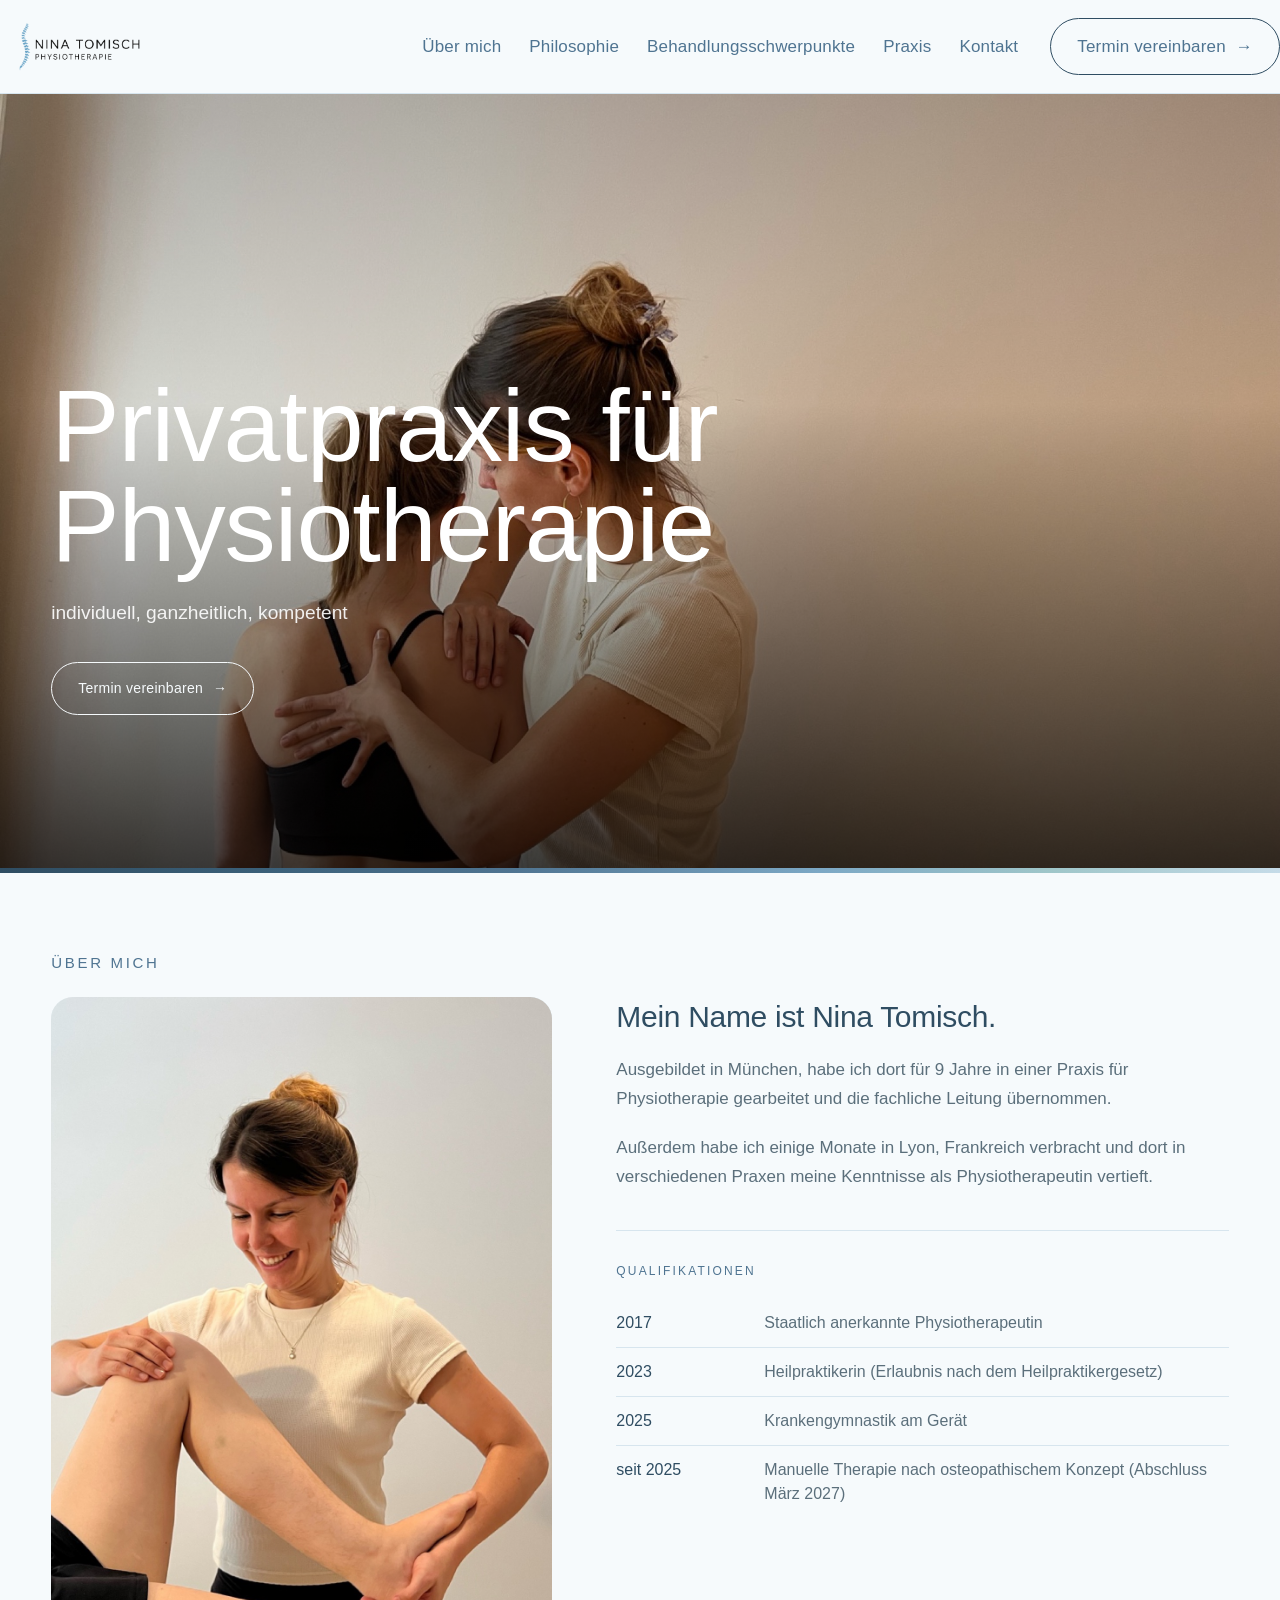
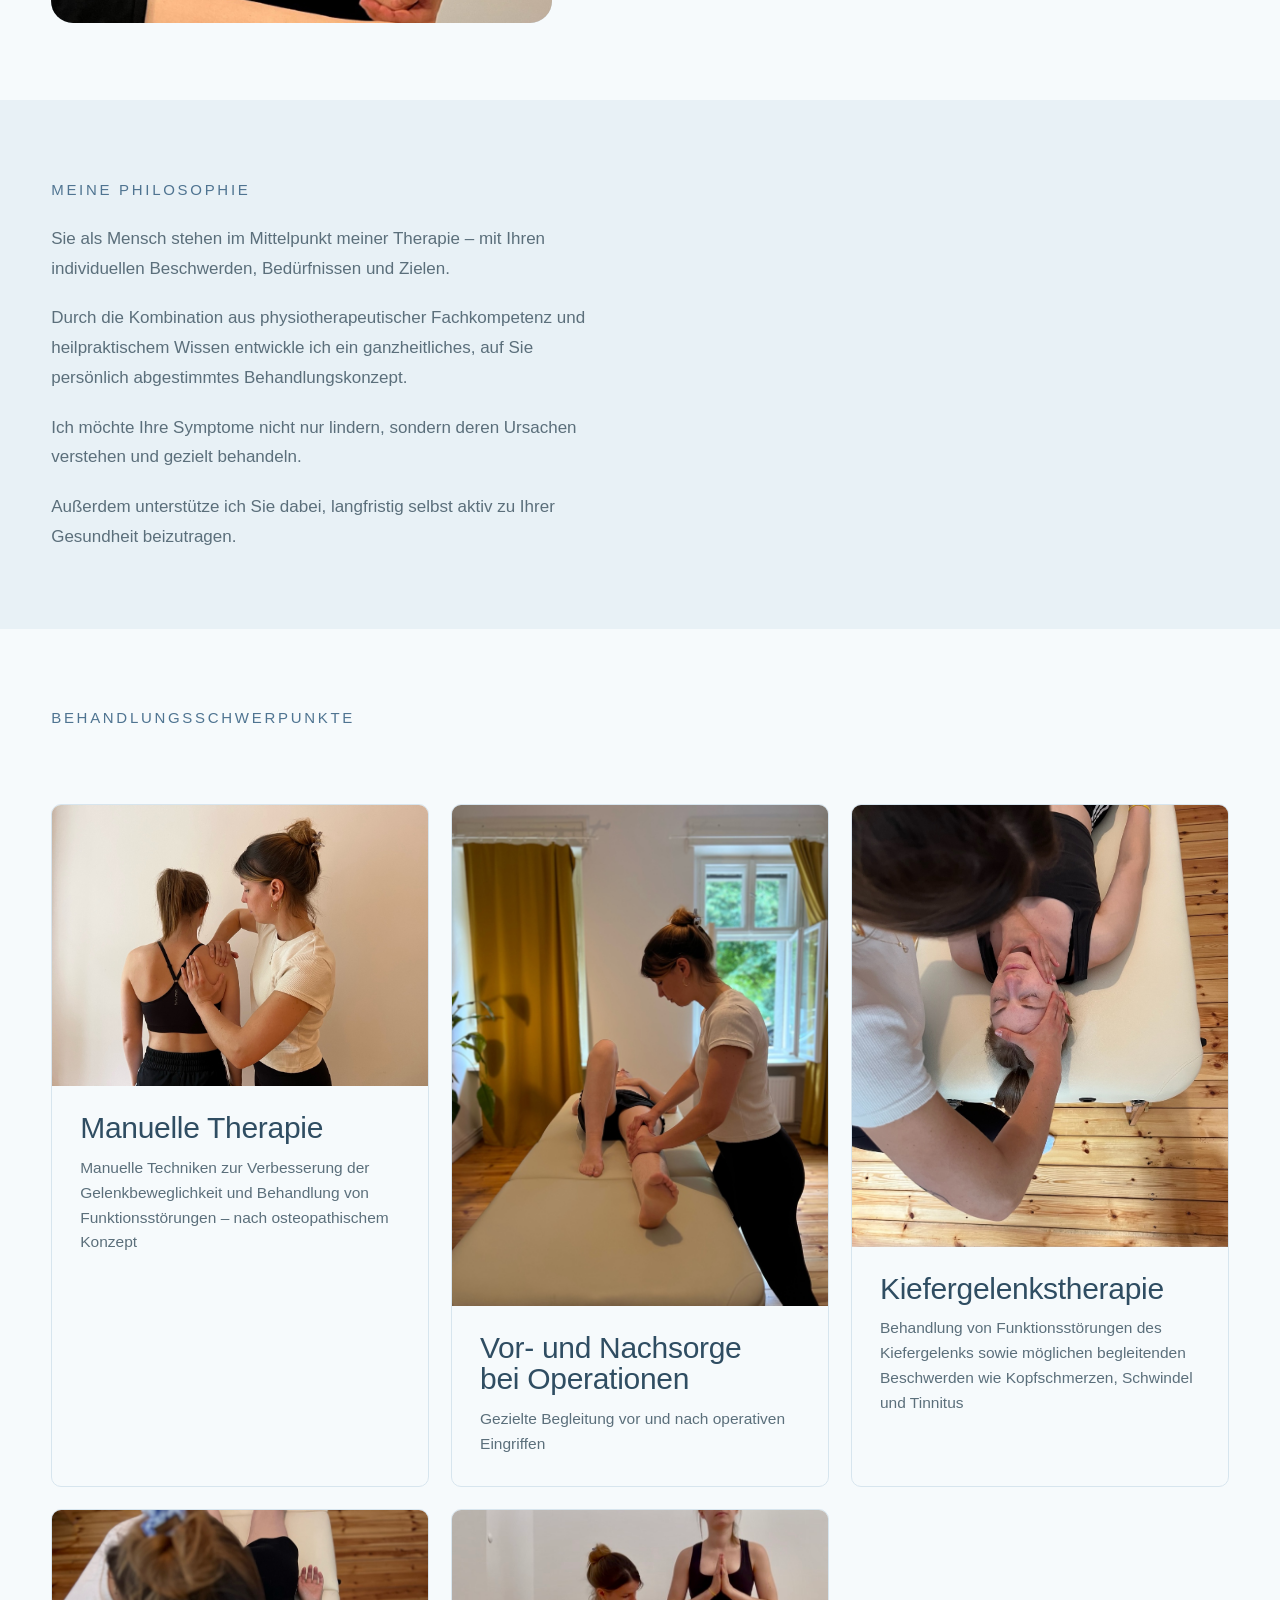
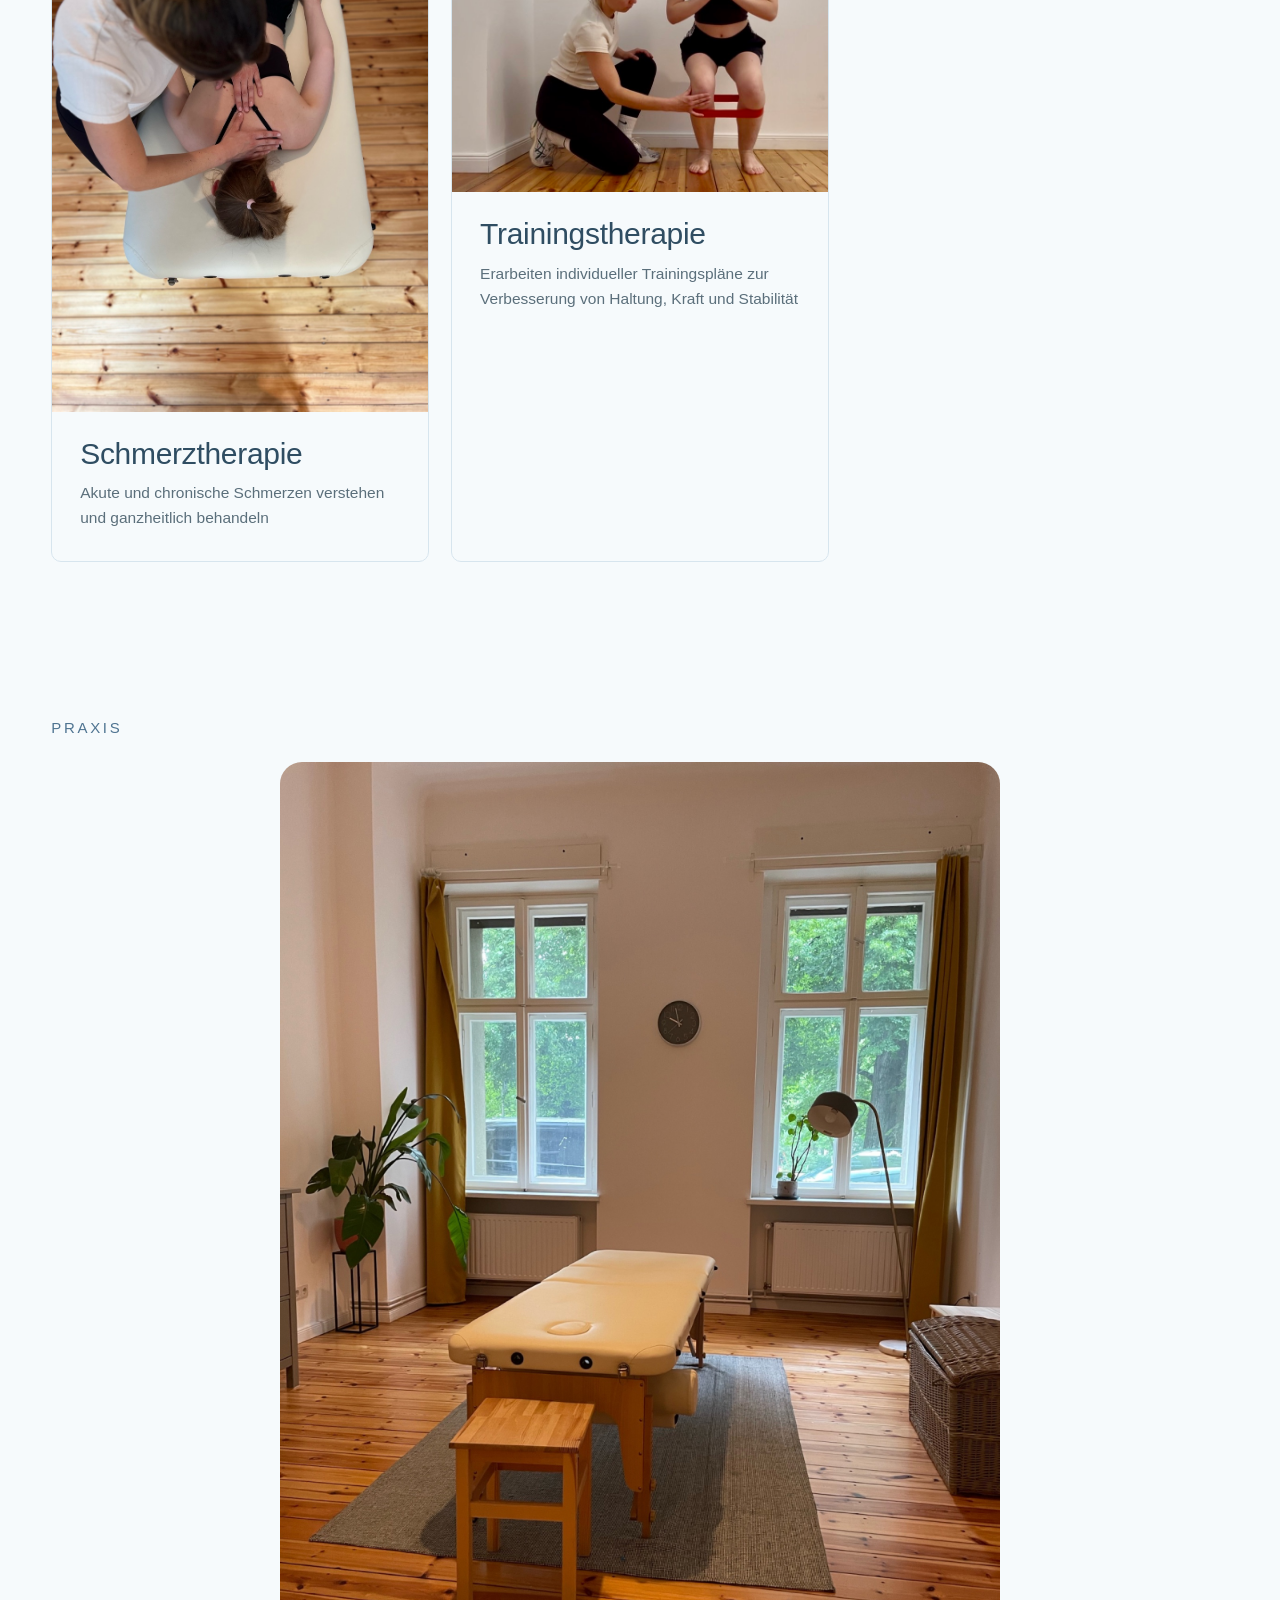
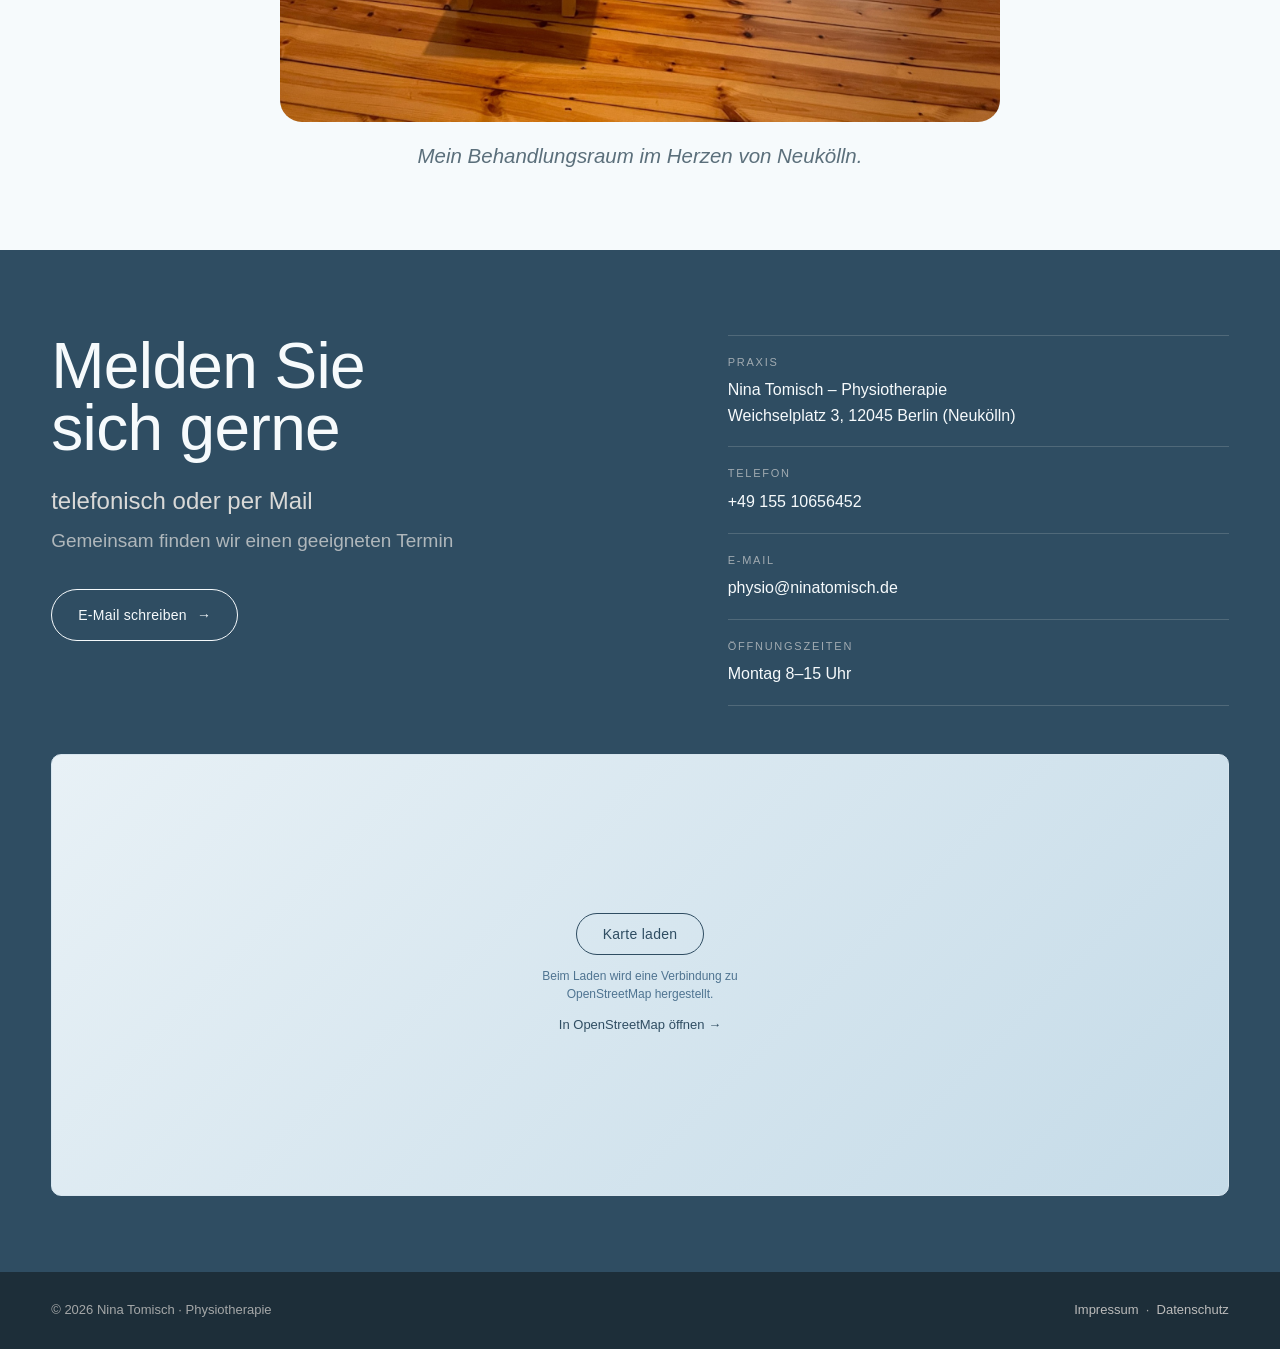
<file: index.html>
<!DOCTYPE html>
<html lang="de">
<head>
  <meta charset="utf-8">
  <meta name="viewport" content="width=device-width, initial-scale=1">
  <title>Nina Tomisch – Privatpraxis für Physiotherapie</title>
  <meta name="description" content="Privatpraxis für Physiotherapie – individuell, ganzheitlich, kompetent. Nina Tomisch in Berlin-Neukölln. Jetzt Termin vereinbaren.">

  <link rel="icon" type="image/jpeg" href="logo.jpg">
  <link rel="apple-touch-icon" href="logo.jpg">

  <link rel="stylesheet" href="assets/css/site.css">
</head>
<body>
  <!-- HEADER -->
  <header class="nav" id="nav">
    <div class="container nav__inner">
      <a class="brand" href="#top">
        <img class="brand__logo" src="logo-wordmark.png" alt="Nina Tomisch – Physiotherapie">
      </a>
      <nav class="nav__links">
        <a href="#ueber-mich">Über mich</a>
        <a href="#philosophie">Philosophie</a>
        <a href="#schwerpunkte">Behandlungsschwerpunkte</a>
        <a href="#praxis">Praxis</a>
        <a href="#kontakt">Kontakt</a>
        <a class="btn nav__cta" href="#kontakt">Termin vereinbaren <span class="arr">→</span></a>
      </nav>
    </div>
  </header>

  <main id="top">
    <!-- HERO -->
    <section class="hero">
      <div class="hero__bg"></div>
      <div class="container hero__inner">
        <h1>Privatpraxis für Physiotherapie</h1>
        <p class="hero__lead">individuell, ganzheitlich, kompetent</p>
        <div class="hero__actions">
          <a class="btn btn--light" href="#kontakt">Termin vereinbaren <span class="arr">→</span></a>
        </div>
      </div>
    </section>
    <hr class="bar">

    <!-- ÜBER MICH -->
    <section class="mission" id="ueber-mich">
      <div class="container">
        <span class="eyebrow">Über mich</span>
        <div class="mission__grid">
          <div class="mission__media">
            <img src="img/ueber-mich.jpg" alt="Nina Tomisch bei der Behandlung einer Patientin">
          </div>
          <div class="mission__body">
            <p class="mission__intro">Mein Name ist Nina Tomisch.</p>
            <p>
              Ausgebildet in München, habe ich dort für 9 Jahre in einer Praxis für
              Physiotherapie gearbeitet und die fachliche Leitung übernommen.
            </p>
            <p>
              Außerdem habe ich einige Monate in Lyon, Frankreich verbracht und dort
              in verschiedenen Praxen meine Kenntnisse als Physiotherapeutin vertieft.
            </p>

            <div class="quali">
              <span class="quali__title">Qualifikationen</span>
              <ul class="quali__list">
                <li><span class="quali__year">2017</span><span class="quali__what">Staatlich anerkannte Physiotherapeutin</span></li>
                <li><span class="quali__year">2023</span><span class="quali__what">Heilpraktikerin (Erlaubnis nach dem Heilpraktikergesetz)</span></li>
                <li><span class="quali__year">2025</span><span class="quali__what">Krankengymnastik am Gerät</span></li>
                <li><span class="quali__year">seit 2025</span><span class="quali__what">Manuelle Therapie nach osteopathischem Konzept (Abschluss März 2027)</span></li>
              </ul>
            </div>
          </div>
        </div>
      </div>
    </section>

    <!-- MEINE PHILOSOPHIE -->
    <section class="philosophy" id="philosophie">
      <div class="container">
        <span class="eyebrow">Meine Philosophie</span>
        <div class="philosophy__body">
          <p class="philosophy__lead">
            Sie als Mensch stehen im Mittelpunkt meiner Therapie – mit Ihren
            individuellen Beschwerden, Bedürfnissen und Zielen.
          </p>
          <p>
            Durch die Kombination aus physiotherapeutischer Fachkompetenz und
            heilpraktischem Wissen entwickle ich ein ganzheitliches, auf Sie
            persönlich abgestimmtes Behandlungskonzept.
          </p>
          <p>
            Ich möchte Ihre Symptome nicht nur lindern, sondern deren Ursachen
            verstehen und gezielt behandeln.
          </p>
          <p>
            Außerdem unterstütze ich Sie dabei, langfristig selbst aktiv zu Ihrer
            Gesundheit beizutragen.
          </p>
        </div>
      </div>
    </section>

    <!-- SCHWERPUNKTE -->
    <section class="services" id="schwerpunkte">
      <div class="container">
        <div class="services__head">
          <div>
            <span class="eyebrow">Behandlungsschwerpunkte</span>
          </div>
        </div>
        <div class="cards">
          <article class="service">
            <div class="service__media">
              <img src="img/manuelle-therapie.jpg" alt="Manuelle Therapie: Untersuchung der Schulter einer Patientin" loading="lazy">
            </div>
            <div class="service__body">
              <h3>Manuelle Therapie</h3>
              <p>Manuelle Techniken zur Verbesserung der Gelenkbeweglichkeit und Behandlung von Funktionsstörungen – nach osteopathischem Konzept</p>
            </div>
          </article>
          <article class="service">
            <div class="service__media">
              <img src="img/op-vor-nachsorge.jpg" alt="Vor- und Nachsorge bei Operationen: Behandlung des Kniegelenks auf der Liege" loading="lazy">
            </div>
            <div class="service__body">
              <h3>Vor- und Nachsorge bei Operationen</h3>
              <p>Gezielte Begleitung vor und nach operativen Eingriffen</p>
            </div>
          </article>
          <article class="service">
            <div class="service__media">
              <img src="img/kiefertherapie.jpg" alt="Kiefergelenkstherapie: Behandlung des Kiefergelenks einer Patientin" loading="lazy">
            </div>
            <div class="service__body">
              <h3>Kiefergelenkstherapie</h3>
              <p>Behandlung von Funktionsstörungen des Kiefergelenks sowie möglichen begleitenden Beschwerden wie Kopfschmerzen, Schwindel und Tinnitus</p>
            </div>
          </article>
          <article class="service">
            <div class="service__media">
              <img src="img/schmerztherapie.jpg" alt="Schmerztherapie: Behandlung des Rückens einer Patientin" loading="lazy">
            </div>
            <div class="service__body">
              <h3>Schmerztherapie</h3>
              <p>Akute und chronische Schmerzen verstehen und ganzheitlich behandeln</p>
            </div>
          </article>
          <article class="service">
            <div class="service__media">
              <img src="img/trainingstherapie.jpg" alt="Trainingstherapie: Angeleitete Kniebeuge mit Übungsband" loading="lazy">
            </div>
            <div class="service__body">
              <h3>Trainingstherapie</h3>
              <p>Erarbeiten individueller Trainingspläne zur Verbesserung von Haltung, Kraft und Stabilität</p>
            </div>
          </article>
        </div>
      </div>
    </section>

    <!-- BEHANDLUNGSRAUM -->
    <section class="room" id="praxis">
      <div class="container">
        <span class="eyebrow">Praxis</span>
        <figure class="room__figure">
          <div class="room__img">
            <img src="img/praxis.jpg" alt="Behandlungsraum der Praxis mit Behandlungsliege">
          </div>
          <figcaption class="room__cap">Mein Behandlungsraum im Herzen von Neukölln.</figcaption>
        </figure>
      </div>
    </section>

    <!-- KONTAKT -->
    <section class="contact" id="kontakt">
      <div class="container">
        <div class="contact__grid">
          <div>
            <h2>Melden Sie sich gerne</h2>
            <p class="contact__lead">
              telefonisch oder per Mail<br>
              <span class="contact__small">Gemeinsam finden wir einen geeigneten Termin</span>
            </p>
            <a class="btn btn--light" href="mailto:physio@ninatomisch.de">E-Mail schreiben <span class="arr">→</span></a>
          </div>
          <ul class="contact__list">
            <li>
              <span class="label">Praxis</span>
              <span class="val">Nina Tomisch – Physiotherapie<br>Weichselplatz 3, 12045 Berlin (Neukölln)</span>
            </li>
            <li>
              <span class="label">Telefon</span>
              <a href="tel:+4915510656452">+49 155 10656452</a>
            </li>
            <li>
              <span class="label">E-Mail</span>
              <a href="mailto:physio@ninatomisch.de">physio@ninatomisch.de</a>
            </li>
            <li>
              <span class="label">Öffnungszeiten</span>
              <span class="val">Montag 8–15 Uhr</span>
            </li>
          </ul>
        </div>
        <!-- Zwei-Klick-Karte: lädt OpenStreetMap erst nach Klick (DSGVO) -->
        <div class="map" data-src="https://www.openstreetmap.org/export/embed.html?bbox=13.4325%2C52.4853%2C13.4445%2C52.4899&amp;layer=mapnik&amp;marker=52.4875872%2C13.4385220">
          <div class="map__overlay">
            <button class="map__btn" type="button">Karte laden</button>
            <p class="map__hint">Beim Laden wird eine Verbindung zu OpenStreetMap hergestellt.</p>
            <a class="map__link" href="https://www.openstreetmap.org/?mlat=52.4875872&amp;mlon=13.4385220#map=17/52.4875872/13.4385220" target="_blank" rel="noopener">In OpenStreetMap öffnen →</a>
          </div>
        </div>
      </div>
    </section>
  </main>

  <!-- FOOTER -->
  <footer class="footer">
    <div class="container footer__inner">
      <span>© <span id="jahr">2026</span> Nina Tomisch · Physiotherapie</span>
      <span><a href="impressum.html">Impressum</a> &nbsp;·&nbsp; <a href="datenschutz.html">Datenschutz</a></span>
    </div>
  </footer>

  <script>
    document.getElementById("jahr").textContent = new Date().getFullYear();
    // Nav-Schatten beim Scrollen (wie im Vorbild)
    var nav = document.getElementById("nav");
    var onScroll = function () {
      if (window.scrollY > 8) nav.classList.add("is-scrolled");
      else nav.classList.remove("is-scrolled");
    };
    window.addEventListener("scroll", onScroll, { passive: true });
    onScroll();

    // Zwei-Klick-Karte: OpenStreetMap erst nach aktivem Klick laden (DSGVO)
    document.querySelectorAll(".map").forEach(function (map) {
      var btn = map.querySelector(".map__btn");
      if (!btn) return;
      btn.addEventListener("click", function () {
        var src = map.getAttribute("data-src");
        if (!src) return;
        var ifr = document.createElement("iframe");
        ifr.setAttribute("src", src);
        ifr.setAttribute("title", "Standort der Praxis auf OpenStreetMap");
        ifr.setAttribute("loading", "lazy");
        ifr.setAttribute("referrerpolicy", "no-referrer");
        ifr.setAttribute("allowfullscreen", "");
        map.innerHTML = "";
        map.appendChild(ifr);
      });
    });
  </script>
</body>
</html>
</file>
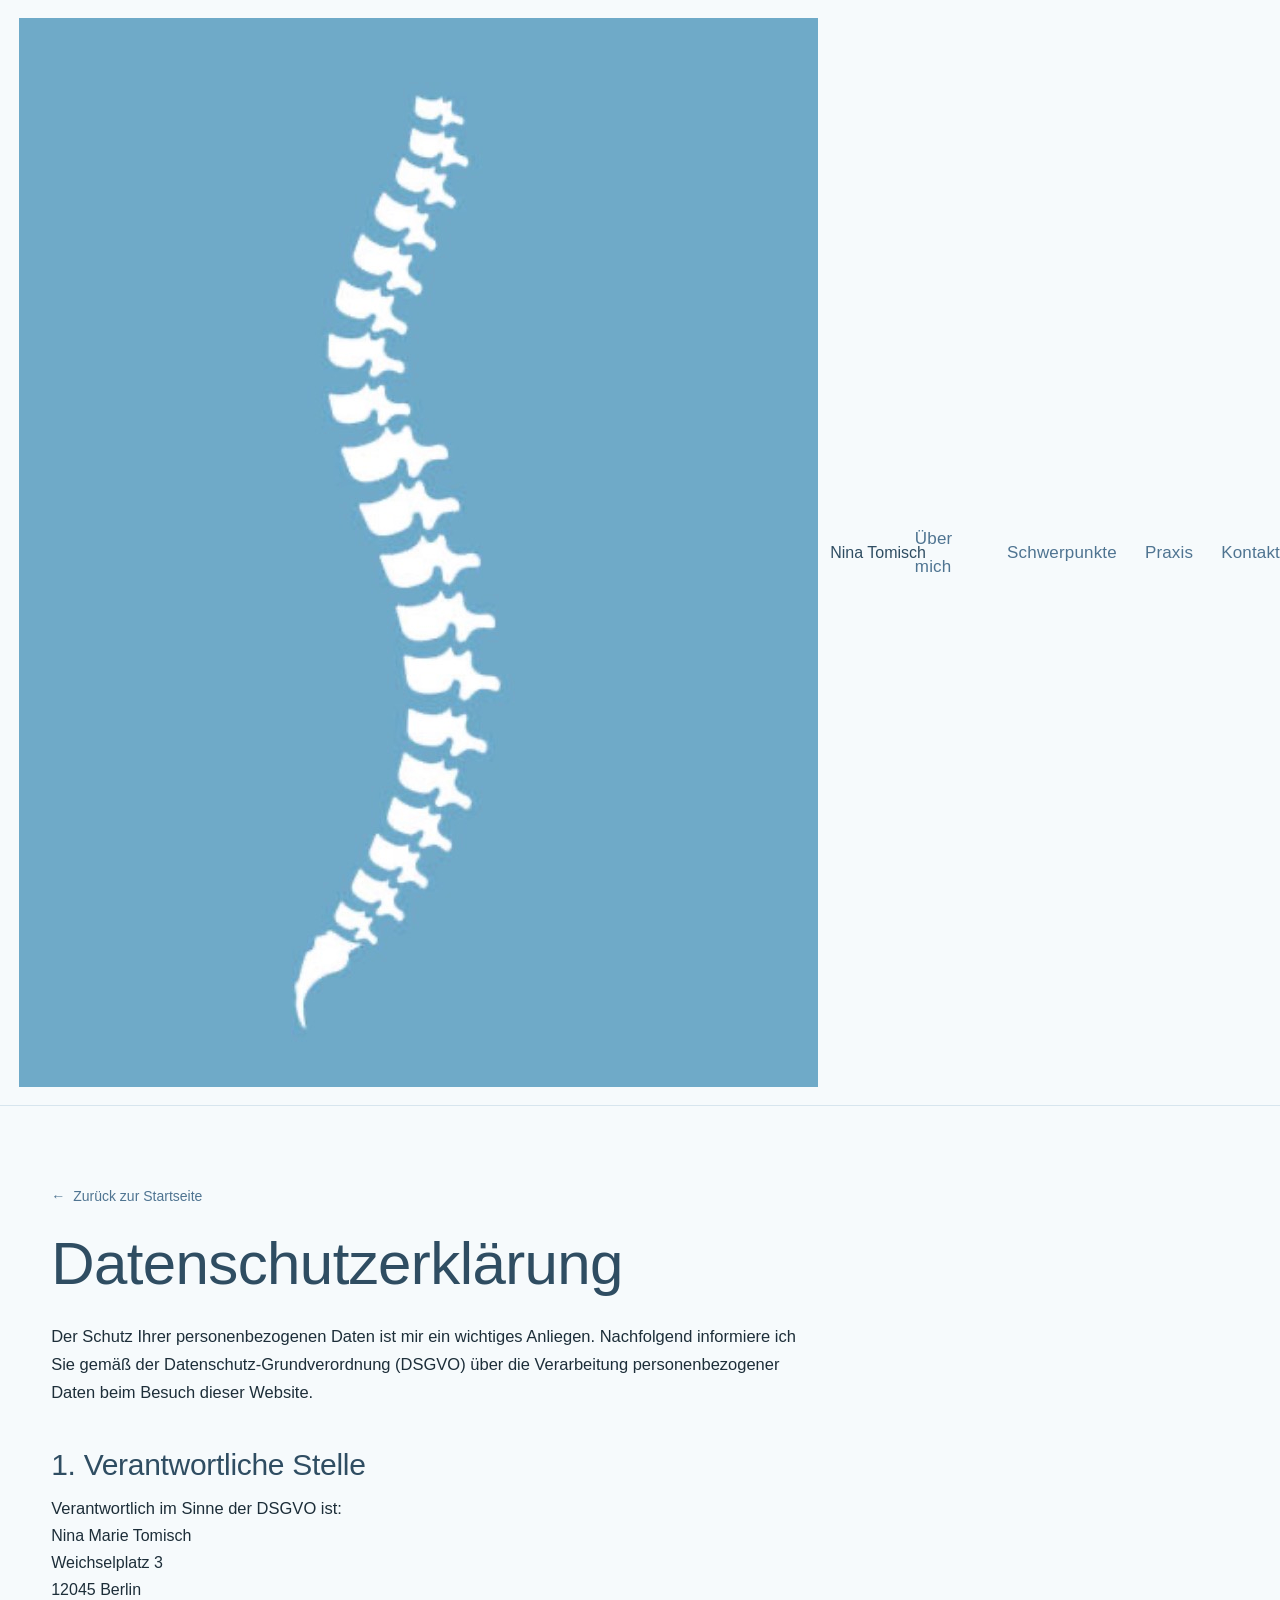
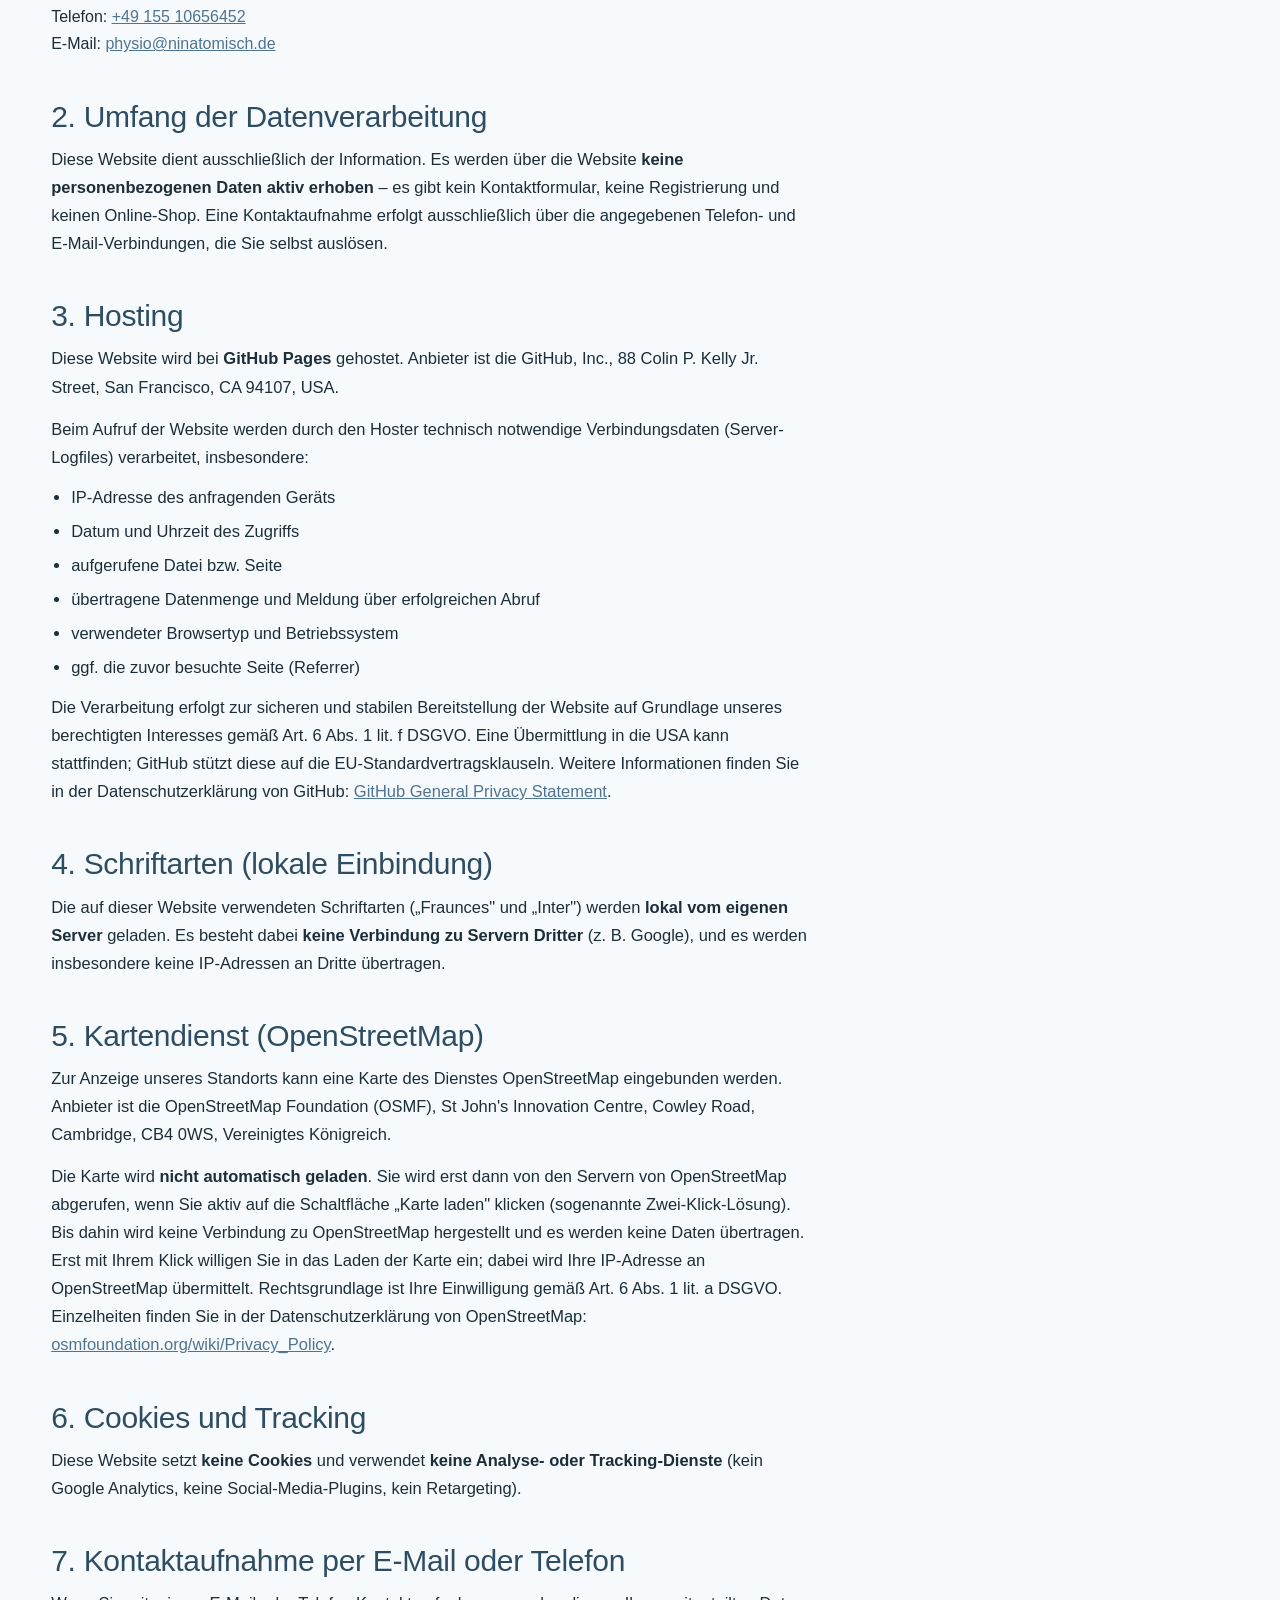
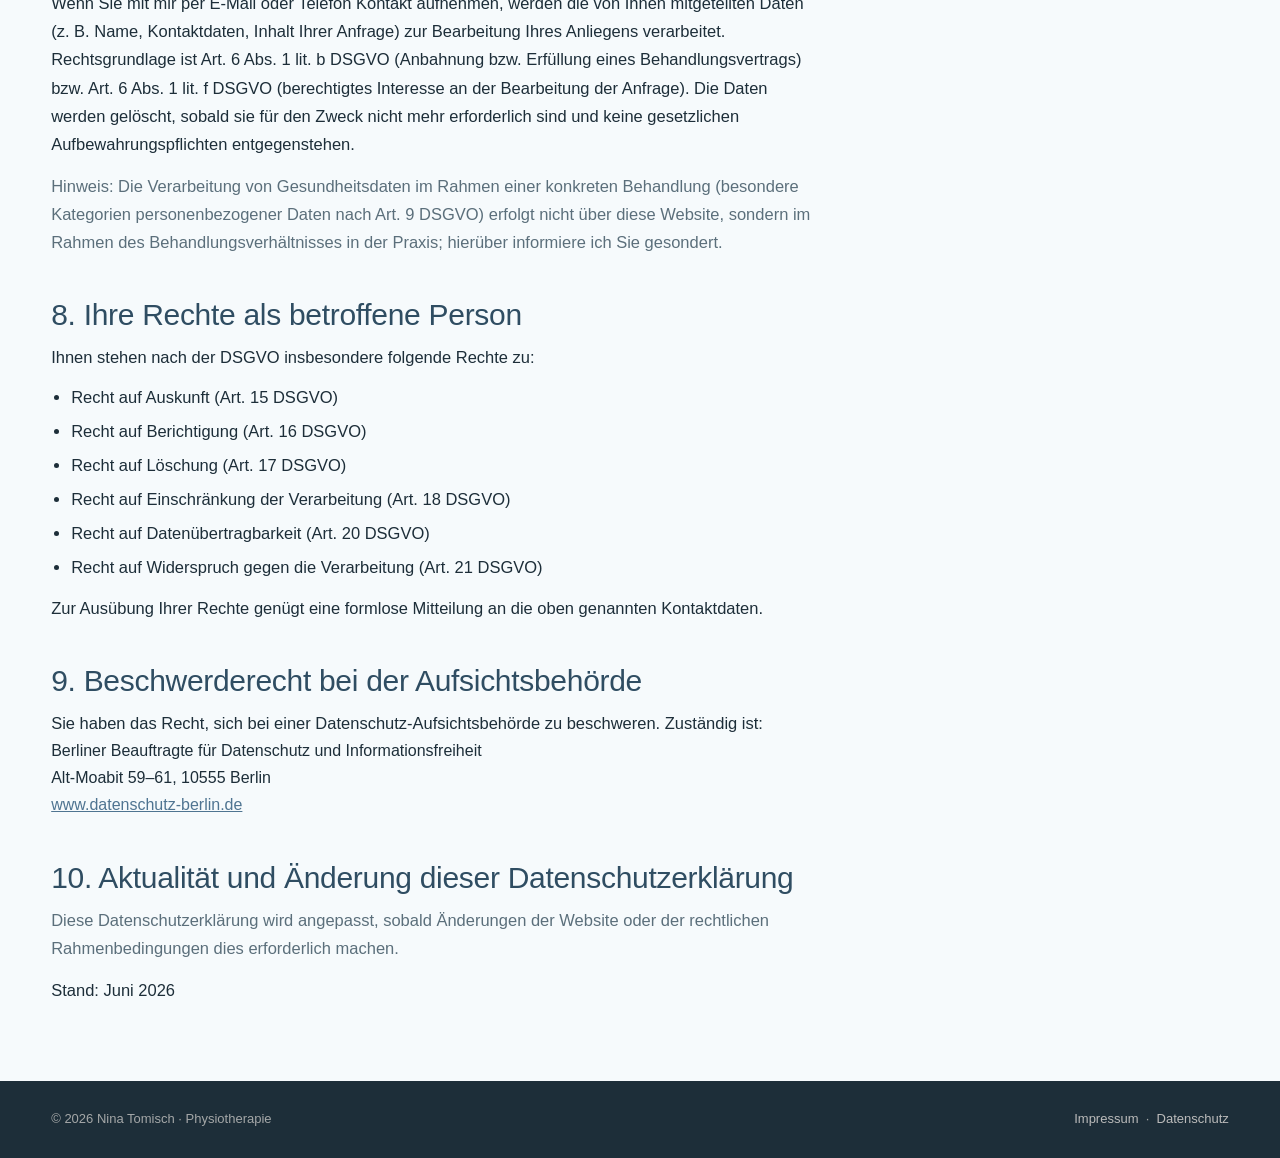
<file: datenschutz.html>
<!DOCTYPE html>
<html lang="de">
<head>
  <meta charset="utf-8">
  <meta name="viewport" content="width=device-width, initial-scale=1">
  <title>Datenschutzerklärung – Nina Tomisch Physiotherapie</title>
  <meta name="description" content="Datenschutzerklärung von Nina Tomisch – Physiotherapie und Heilpraxis in Berlin-Neukölln.">
  <meta name="robots" content="index, follow">

  <link rel="icon" type="image/jpeg" href="logo.jpg">
  <link rel="apple-touch-icon" href="logo.jpg">

  <link rel="stylesheet" href="assets/css/site.css">
</head>
<body>
  <!-- HEADER -->
  <header class="nav" id="nav">
    <div class="container nav__inner">
      <a class="brand" href="index.html">
        <img class="brand__mark" src="logo.jpg" alt="Logo Nina Tomisch Physiotherapie – stilisierte Wirbelsäule">
        <span class="brand__name">Nina Tomisch</span>
      </a>
      <nav class="nav__links">
        <a href="index.html#ueber-mich">Über mich</a>
        <a href="index.html#schwerpunkte">Schwerpunkte</a>
        <a href="index.html#praxis">Praxis</a>
        <a href="index.html#kontakt">Kontakt</a>
      </nav>
    </div>
  </header>

  <main class="legal">
    <div class="container">
      <div class="legal__inner">
        <a class="legal__back" href="index.html"><span aria-hidden="true">←</span> Zurück zur Startseite</a>
        <h1>Datenschutzerklärung</h1>

        <p>
          Der Schutz Ihrer personenbezogenen Daten ist mir ein wichtiges Anliegen.
          Nachfolgend informiere ich Sie gemäß der Datenschutz-Grundverordnung (DSGVO)
          über die Verarbeitung personenbezogener Daten beim Besuch dieser Website.
        </p>

        <h2>1. Verantwortliche Stelle</h2>
        <p>
          Verantwortlich im Sinne der DSGVO ist:
        </p>
        <address>
          Nina Marie Tomisch<br>
          Weichselplatz 3<br>
          12045 Berlin<br>
          Telefon: <a href="tel:+4915510656452">+49 155 10656452</a><br>
          E-Mail: <a href="mailto:physio@ninatomisch.de">physio@ninatomisch.de</a>
        </address>

        <h2>2. Umfang der Datenverarbeitung</h2>
        <p>
          Diese Website dient ausschließlich der Information. Es werden über die Website
          <strong>keine personenbezogenen Daten aktiv erhoben</strong> – es gibt kein
          Kontaktformular, keine Registrierung und keinen Online-Shop. Eine
          Kontaktaufnahme erfolgt ausschließlich über die angegebenen Telefon- und
          E-Mail-Verbindungen, die Sie selbst auslösen.
        </p>

        <h2>3. Hosting</h2>
        <p>
          Diese Website wird bei <strong>GitHub Pages</strong> gehostet. Anbieter ist die
          GitHub, Inc., 88 Colin P. Kelly Jr. Street, San Francisco, CA 94107, USA.
        </p>
        <p>
          Beim Aufruf der Website werden durch den Hoster technisch notwendige
          Verbindungsdaten (Server-Logfiles) verarbeitet, insbesondere:
        </p>
        <ul>
          <li>IP-Adresse des anfragenden Geräts</li>
          <li>Datum und Uhrzeit des Zugriffs</li>
          <li>aufgerufene Datei bzw. Seite</li>
          <li>übertragene Datenmenge und Meldung über erfolgreichen Abruf</li>
          <li>verwendeter Browsertyp und Betriebssystem</li>
          <li>ggf. die zuvor besuchte Seite (Referrer)</li>
        </ul>
        <p>
          Die Verarbeitung erfolgt zur sicheren und stabilen Bereitstellung der Website auf
          Grundlage unseres berechtigten Interesses gemäß Art. 6 Abs. 1 lit. f DSGVO. Eine
          Übermittlung in die USA kann stattfinden; GitHub stützt diese auf die
          EU-Standardvertragsklauseln. Weitere Informationen finden Sie in der
          Datenschutzerklärung von GitHub:
          <a href="https://docs.github.com/de/site-policy/privacy-policies/github-general-privacy-statement" rel="noopener" target="_blank">GitHub General Privacy Statement</a>.
        </p>

        <h2>4. Schriftarten (lokale Einbindung)</h2>
        <p>
          Die auf dieser Website verwendeten Schriftarten („Fraunces" und „Inter") werden
          <strong>lokal vom eigenen Server</strong> geladen. Es besteht dabei
          <strong>keine Verbindung zu Servern Dritter</strong> (z. B. Google), und es werden
          insbesondere keine IP-Adressen an Dritte übertragen.
        </p>

        <h2>5. Kartendienst (OpenStreetMap)</h2>
        <p>
          Zur Anzeige unseres Standorts kann eine Karte des Dienstes OpenStreetMap
          eingebunden werden. Anbieter ist die OpenStreetMap Foundation (OSMF),
          St John's Innovation Centre, Cowley Road, Cambridge, CB4 0WS, Vereinigtes Königreich.
        </p>
        <p>
          Die Karte wird <strong>nicht automatisch geladen</strong>. Sie wird erst dann von den
          Servern von OpenStreetMap abgerufen, wenn Sie aktiv auf die Schaltfläche
          „Karte laden" klicken (sogenannte Zwei-Klick-Lösung). Bis dahin wird keine Verbindung
          zu OpenStreetMap hergestellt und es werden keine Daten übertragen. Erst mit Ihrem Klick
          willigen Sie in das Laden der Karte ein; dabei wird Ihre IP-Adresse an OpenStreetMap
          übermittelt. Rechtsgrundlage ist Ihre Einwilligung gemäß Art. 6 Abs. 1 lit. a DSGVO.
          Einzelheiten finden Sie in der Datenschutzerklärung von OpenStreetMap:
          <a href="https://osmfoundation.org/wiki/Privacy_Policy" rel="noopener" target="_blank">osmfoundation.org/wiki/Privacy_Policy</a>.
        </p>

        <h2>6. Cookies und Tracking</h2>
        <p>
          Diese Website setzt <strong>keine Cookies</strong> und verwendet
          <strong>keine Analyse- oder Tracking-Dienste</strong> (kein Google Analytics,
          keine Social-Media-Plugins, kein Retargeting).
        </p>

        <h2>7. Kontaktaufnahme per E-Mail oder Telefon</h2>
        <p>
          Wenn Sie mit mir per E-Mail oder Telefon Kontakt aufnehmen, werden die von Ihnen
          mitgeteilten Daten (z. B. Name, Kontaktdaten, Inhalt Ihrer Anfrage) zur
          Bearbeitung Ihres Anliegens verarbeitet. Rechtsgrundlage ist Art. 6 Abs. 1 lit. b
          DSGVO (Anbahnung bzw. Erfüllung eines Behandlungsvertrags) bzw. Art. 6 Abs. 1
          lit. f DSGVO (berechtigtes Interesse an der Bearbeitung der Anfrage). Die Daten
          werden gelöscht, sobald sie für den Zweck nicht mehr erforderlich sind und keine
          gesetzlichen Aufbewahrungspflichten entgegenstehen.
        </p>
        <p class="muted">
          Hinweis: Die Verarbeitung von Gesundheitsdaten im Rahmen einer konkreten
          Behandlung (besondere Kategorien personenbezogener Daten nach Art. 9 DSGVO)
          erfolgt nicht über diese Website, sondern im Rahmen des Behandlungsverhältnisses
          in der Praxis; hierüber informiere ich Sie gesondert.
        </p>

        <h2>8. Ihre Rechte als betroffene Person</h2>
        <p>Ihnen stehen nach der DSGVO insbesondere folgende Rechte zu:</p>
        <ul>
          <li>Recht auf Auskunft (Art. 15 DSGVO)</li>
          <li>Recht auf Berichtigung (Art. 16 DSGVO)</li>
          <li>Recht auf Löschung (Art. 17 DSGVO)</li>
          <li>Recht auf Einschränkung der Verarbeitung (Art. 18 DSGVO)</li>
          <li>Recht auf Datenübertragbarkeit (Art. 20 DSGVO)</li>
          <li>Recht auf Widerspruch gegen die Verarbeitung (Art. 21 DSGVO)</li>
        </ul>
        <p>
          Zur Ausübung Ihrer Rechte genügt eine formlose Mitteilung an die oben genannten
          Kontaktdaten.
        </p>

        <h2>9. Beschwerderecht bei der Aufsichtsbehörde</h2>
        <p>
          Sie haben das Recht, sich bei einer Datenschutz-Aufsichtsbehörde zu beschweren.
          Zuständig ist:
        </p>
        <address>
          Berliner Beauftragte für Datenschutz und Informationsfreiheit<br>
          Alt-Moabit 59–61, 10555 Berlin<br>
          <a href="https://www.datenschutz-berlin.de" rel="noopener" target="_blank">www.datenschutz-berlin.de</a>
        </address>

        <h2>10. Aktualität und Änderung dieser Datenschutzerklärung</h2>
        <p class="muted">
          Diese Datenschutzerklärung wird angepasst, sobald Änderungen der Website oder der
          rechtlichen Rahmenbedingungen dies erforderlich machen.
        </p>

        <p class="legal__updated">Stand: Juni 2026</p>
      </div>
    </div>
  </main>

  <!-- FOOTER -->
  <footer class="footer">
    <div class="container footer__inner">
      <span>© <span id="jahr">2026</span> Nina Tomisch · Physiotherapie</span>
      <span><a href="impressum.html">Impressum</a> &nbsp;·&nbsp; <a href="datenschutz.html">Datenschutz</a></span>
    </div>
  </footer>

  <script>
    document.getElementById("jahr").textContent = new Date().getFullYear();
    var nav = document.getElementById("nav");
    var onScroll = function () {
      if (window.scrollY > 8) nav.classList.add("is-scrolled");
      else nav.classList.remove("is-scrolled");
    };
    window.addEventListener("scroll", onScroll, { passive: true });
    onScroll();
  </script>
</body>
</html>
</file>
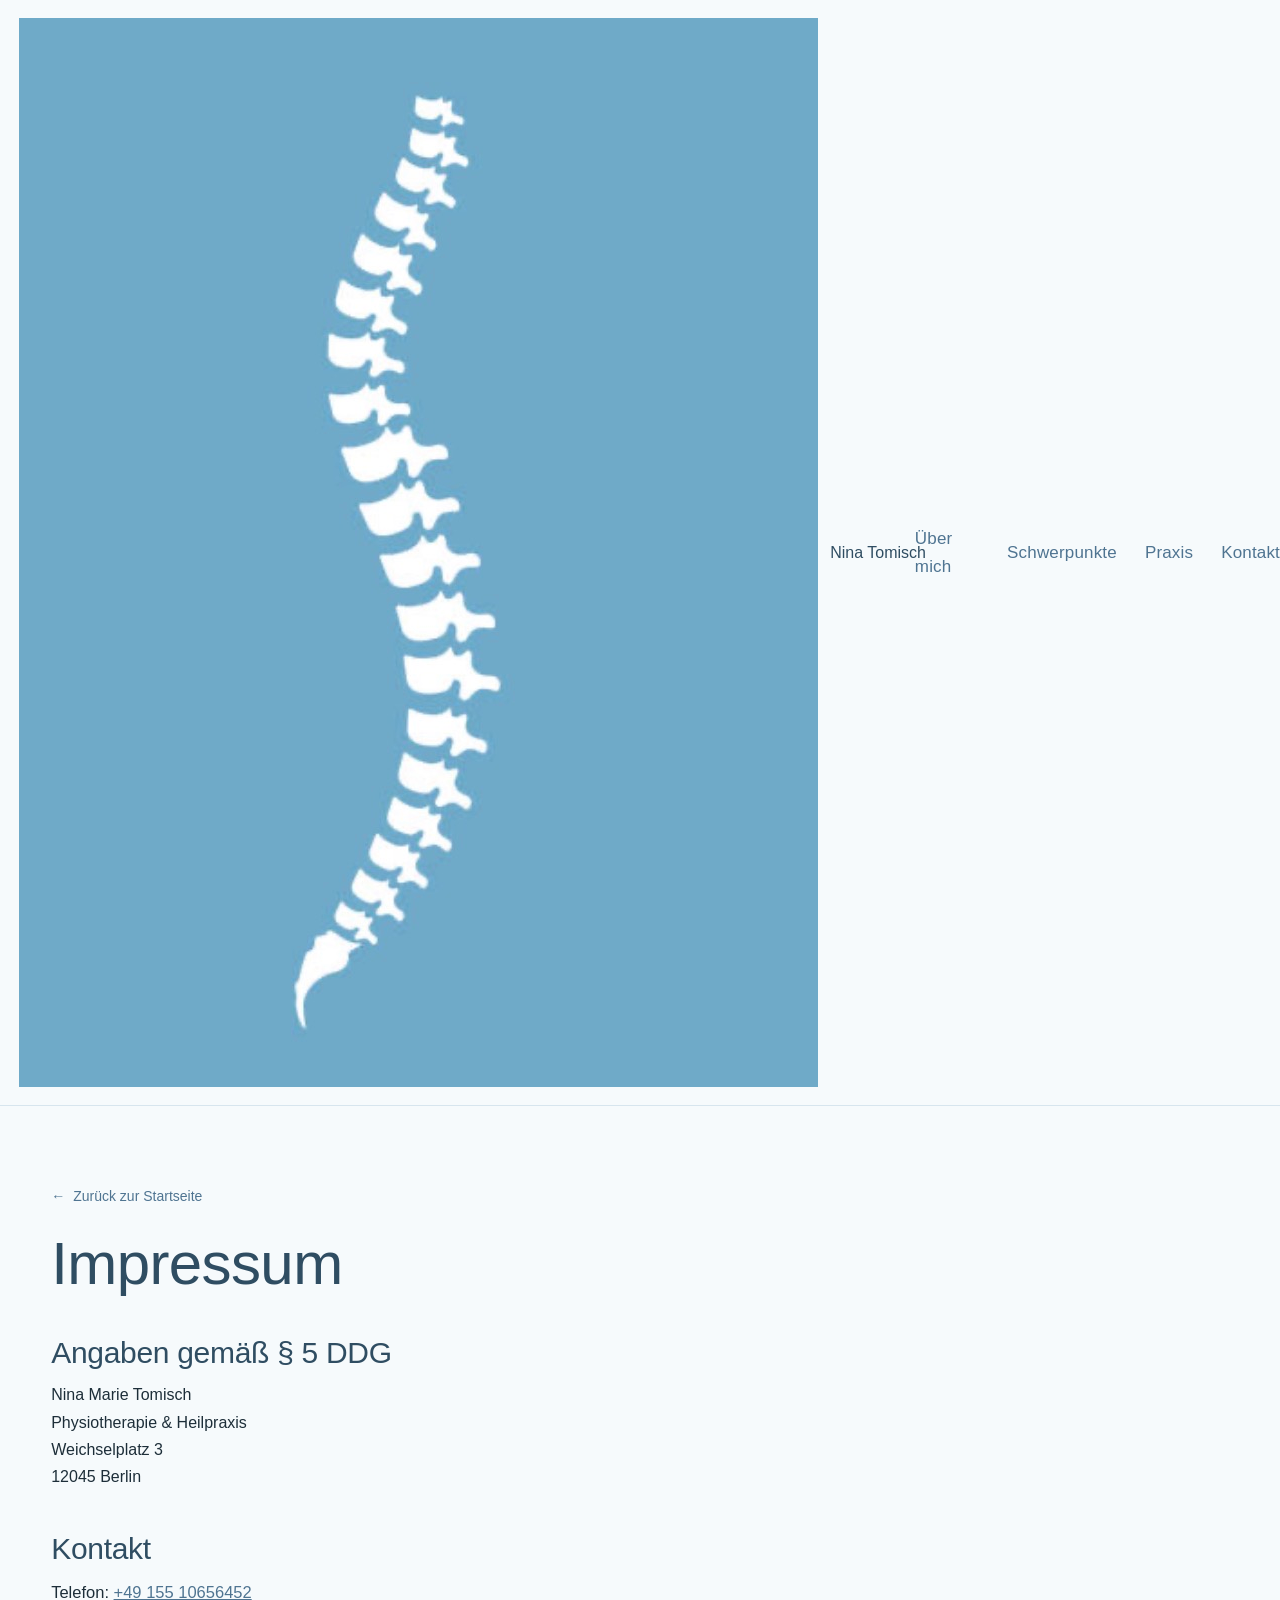
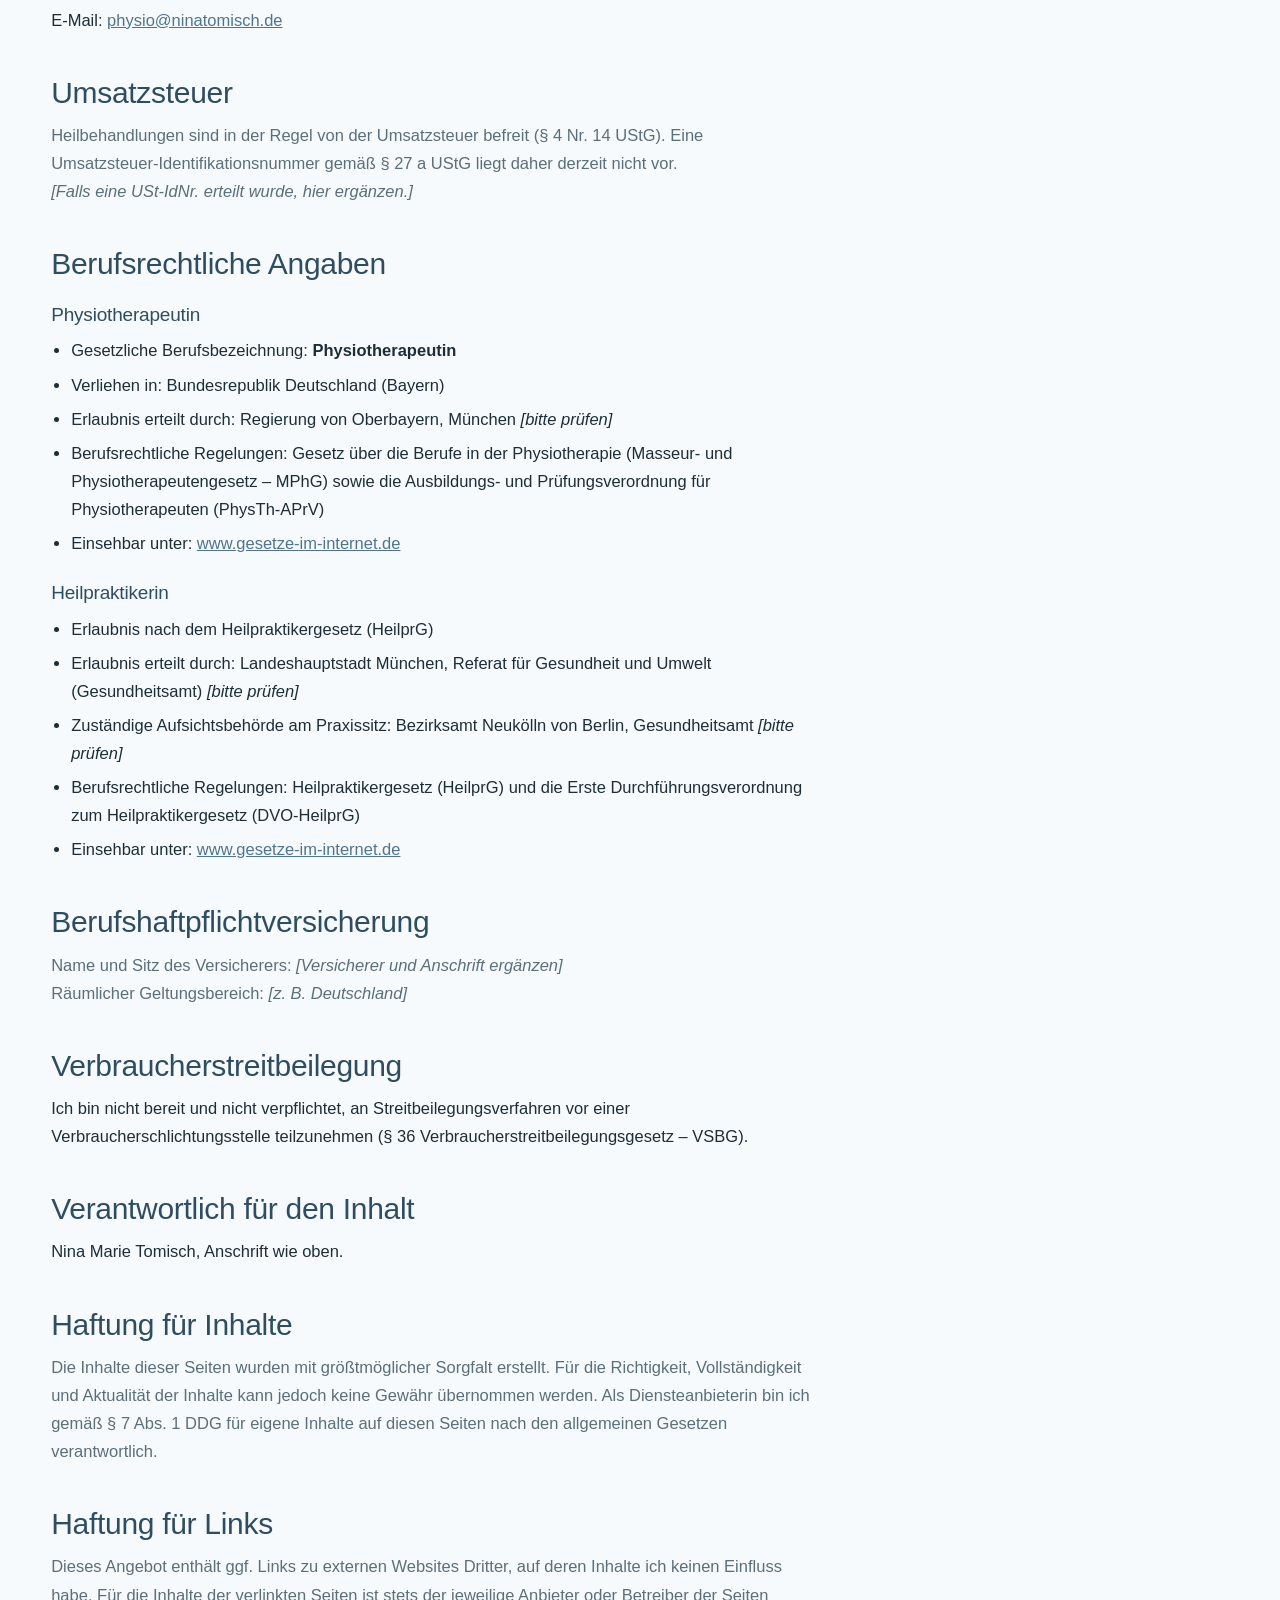
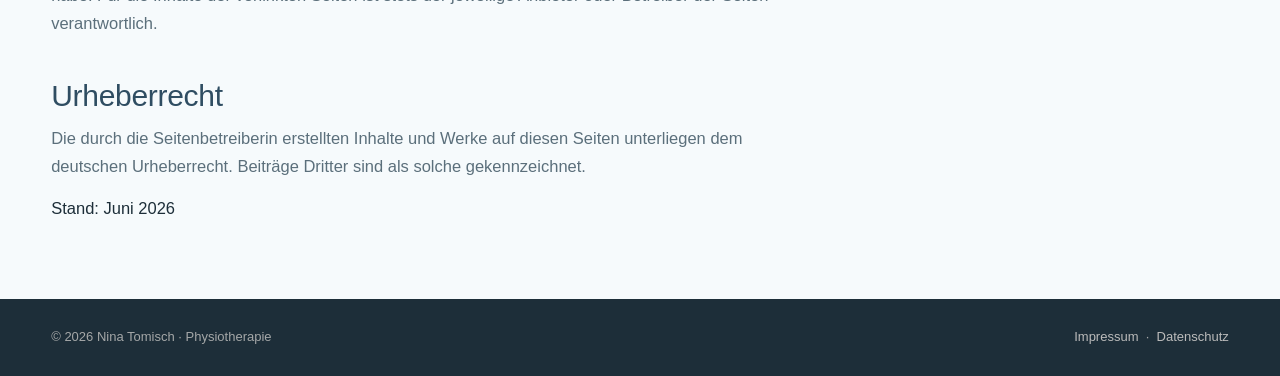
<file: impressum.html>
<!DOCTYPE html>
<html lang="de">
<head>
  <meta charset="utf-8">
  <meta name="viewport" content="width=device-width, initial-scale=1">
  <title>Impressum – Nina Tomisch Physiotherapie</title>
  <meta name="description" content="Impressum von Nina Tomisch – Physiotherapie und Heilpraxis in Berlin-Neukölln.">
  <meta name="robots" content="index, follow">

  <link rel="icon" type="image/jpeg" href="logo.jpg">
  <link rel="apple-touch-icon" href="logo.jpg">

  <link rel="stylesheet" href="assets/css/site.css">
</head>
<body>
  <!-- HEADER -->
  <header class="nav" id="nav">
    <div class="container nav__inner">
      <a class="brand" href="index.html">
        <img class="brand__mark" src="logo.jpg" alt="Logo Nina Tomisch Physiotherapie – stilisierte Wirbelsäule">
        <span class="brand__name">Nina Tomisch</span>
      </a>
      <nav class="nav__links">
        <a href="index.html#ueber-mich">Über mich</a>
        <a href="index.html#schwerpunkte">Schwerpunkte</a>
        <a href="index.html#praxis">Praxis</a>
        <a href="index.html#kontakt">Kontakt</a>
      </nav>
    </div>
  </header>

  <main class="legal">
    <div class="container">
      <div class="legal__inner">
        <a class="legal__back" href="index.html"><span aria-hidden="true">←</span> Zurück zur Startseite</a>
        <h1>Impressum</h1>

        <h2>Angaben gemäß § 5 DDG</h2>
        <address>
          Nina Marie Tomisch<br>
          Physiotherapie &amp; Heilpraxis<br>
          Weichselplatz 3<br>
          12045 Berlin
        </address>

        <h2>Kontakt</h2>
        <p>
          Telefon: <a href="tel:+4915510656452">+49 155 10656452</a><br>
          E-Mail: <a href="mailto:physio@ninatomisch.de">physio@ninatomisch.de</a>
        </p>

        <h2>Umsatzsteuer</h2>
        <p class="muted">
          Heilbehandlungen sind in der Regel von der Umsatzsteuer befreit
          (§ 4 Nr. 14 UStG). Eine Umsatzsteuer-Identifikationsnummer gemäß
          § 27 a UStG liegt daher derzeit nicht vor.
          <br><em>[Falls eine USt-IdNr. erteilt wurde, hier ergänzen.]</em>
        </p>

        <h2>Berufsrechtliche Angaben</h2>

        <h3>Physiotherapeutin</h3>
        <ul>
          <li>Gesetzliche Berufsbezeichnung: <strong>Physiotherapeutin</strong></li>
          <li>Verliehen in: Bundesrepublik Deutschland (Bayern)</li>
          <li>Erlaubnis erteilt durch: Regierung von Oberbayern, München <em>[bitte prüfen]</em></li>
          <li>Berufsrechtliche Regelungen: Gesetz über die Berufe in der Physiotherapie
            (Masseur- und Physiotherapeutengesetz – MPhG) sowie die Ausbildungs- und
            Prüfungsverordnung für Physiotherapeuten (PhysTh-APrV)</li>
          <li>Einsehbar unter: <a href="https://www.gesetze-im-internet.de" rel="noopener" target="_blank">www.gesetze-im-internet.de</a></li>
        </ul>

        <h3>Heilpraktikerin</h3>
        <ul>
          <li>Erlaubnis nach dem Heilpraktikergesetz (HeilprG)</li>
          <li>Erlaubnis erteilt durch: Landeshauptstadt München, Referat für Gesundheit und Umwelt (Gesundheitsamt) <em>[bitte prüfen]</em></li>
          <li>Zuständige Aufsichtsbehörde am Praxissitz: Bezirksamt Neukölln von Berlin, Gesundheitsamt <em>[bitte prüfen]</em></li>
          <li>Berufsrechtliche Regelungen: Heilpraktikergesetz (HeilprG) und die Erste
            Durchführungsverordnung zum Heilpraktikergesetz (DVO-HeilprG)</li>
          <li>Einsehbar unter: <a href="https://www.gesetze-im-internet.de" rel="noopener" target="_blank">www.gesetze-im-internet.de</a></li>
        </ul>

        <h2>Berufshaftpflichtversicherung</h2>
        <p class="muted">
          Name und Sitz des Versicherers: <em>[Versicherer und Anschrift ergänzen]</em><br>
          Räumlicher Geltungsbereich: <em>[z. B. Deutschland]</em>
        </p>

        <h2>Verbraucherstreitbeilegung</h2>
        <p>
          Ich bin nicht bereit und nicht verpflichtet, an Streitbeilegungs­verfahren
          vor einer Verbraucherschlichtungsstelle teilzunehmen
          (§ 36 Verbraucherstreitbeilegungsgesetz – VSBG).
        </p>

        <h2>Verantwortlich für den Inhalt</h2>
        <p>
          Nina Marie Tomisch, Anschrift wie oben.
        </p>

        <h2>Haftung für Inhalte</h2>
        <p class="muted">
          Die Inhalte dieser Seiten wurden mit größtmöglicher Sorgfalt erstellt. Für die
          Richtigkeit, Vollständigkeit und Aktualität der Inhalte kann jedoch keine Gewähr
          übernommen werden. Als Diensteanbieterin bin ich gemäß § 7 Abs. 1 DDG für eigene
          Inhalte auf diesen Seiten nach den allgemeinen Gesetzen verantwortlich.
        </p>

        <h2>Haftung für Links</h2>
        <p class="muted">
          Dieses Angebot enthält ggf. Links zu externen Websites Dritter, auf deren Inhalte
          ich keinen Einfluss habe. Für die Inhalte der verlinkten Seiten ist stets der
          jeweilige Anbieter oder Betreiber der Seiten verantwortlich.
        </p>

        <h2>Urheberrecht</h2>
        <p class="muted">
          Die durch die Seitenbetreiberin erstellten Inhalte und Werke auf diesen Seiten
          unterliegen dem deutschen Urheberrecht. Beiträge Dritter sind als solche
          gekennzeichnet.
        </p>

        <p class="legal__updated">Stand: Juni 2026</p>
      </div>
    </div>
  </main>

  <!-- FOOTER -->
  <footer class="footer">
    <div class="container footer__inner">
      <span>© <span id="jahr">2026</span> Nina Tomisch · Physiotherapie</span>
      <span><a href="impressum.html">Impressum</a> &nbsp;·&nbsp; <a href="datenschutz.html">Datenschutz</a></span>
    </div>
  </footer>

  <script>
    document.getElementById("jahr").textContent = new Date().getFullYear();
    var nav = document.getElementById("nav");
    var onScroll = function () {
      if (window.scrollY > 8) nav.classList.add("is-scrolled");
      else nav.classList.remove("is-scrolled");
    };
    window.addEventListener("scroll", onScroll, { passive: true });
    onScroll();
  </script>
</body>
</html>
</file>
<file: assets/css/site.css>
/* ---------------------------------------------------------------
   Schriftart: Helvetica (systemeigen, keine externen Schriften)
--------------------------------------------------------------- */

    :root {
      /* Cool blue base – abgeleitet vom Logo (#7ca8c5) */
      --c-off-white:  #f6fafc;
      --c-blue:       #7ca8c5;  /* Logo-Blau */
      --c-blue-soft:  #c5dbe8;
      --c-blue-tint:  #e8f1f6;
      --c-mid-blue:   #4f7491;
      --c-deep-blue:  #2f4d62;  /* Headings / Buttons */
      --c-ink:        #1d2e39;

      /* Accents */
      --c-accent-deep:#3a5f78;
      --c-accent:     #7ca8c5;

      /* Semantic */
      --bg:         var(--c-off-white);
      --bg-alt:     var(--c-blue-tint);
      --bg-dark:    var(--c-deep-blue);
      --text:       var(--c-ink);
      --text-muted: #5b6f7b;
      --line:       #d7e5ee;
      --line-strong:#b7cedd;
      --accent:     var(--c-blue);

      /* Type – durchgängig Helvetica */
      --f-display: "Helvetica Neue", Helvetica, Arial, sans-serif;
      --f-body:    "Helvetica Neue", Helvetica, Arial, sans-serif;

      /* Rhythm */
      --maxw:        1280px;
      --maxw-narrow: 960px;
      --pad-x:       clamp(20px, 4vw, 56px);

      --radius-sm: 4px;
      --radius-md: 10px;
      --radius-lg: 22px;
    }

    * { box-sizing: border-box; }

    html {
      scroll-behavior: smooth;
      -webkit-text-size-adjust: 100%;
    }

    body {
      margin: 0;
      font-family: var(--f-body);
      color: var(--text);
      background: var(--bg);
      line-height: 1.6;
      overflow-x: hidden;
      -webkit-font-smoothing: antialiased;
      -webkit-tap-highlight-color: rgba(124, 168, 197, 0.25);
    }

    img { max-width: 100%; height: auto; display: block; }

    h1, h2, h3, h4 {
      font-family: var(--f-display);
      font-weight: 300;
      line-height: 0.98;
      letter-spacing: -0.01em;
      color: var(--c-deep-blue);
      margin: 0;
      text-wrap: balance;
    }
    h1 { font-size: clamp(44px, 7vw, 100px); }
    h2 { font-size: clamp(32px, 5vw, 64px); }
    h3 { font-size: clamp(21px, 2.4vw, 30px); line-height: 1.05; }

    p { margin: 0; }

    a { color: var(--c-deep-blue); }

    /* Layout */
    .container {
      width: 100%;
      max-width: var(--maxw);
      margin: 0 auto;
      padding-inline: var(--pad-x);
    }
    .container.narrow { max-width: var(--maxw-narrow); }

    section { padding: clamp(48px, 6vw, 96px) 0; }

    /* Eyebrow label */
    .eyebrow {
      font-family: var(--f-body);
      font-size: 15px;
      font-weight: 500;
      letter-spacing: 0.18em;
      text-transform: uppercase;
      color: var(--c-mid-blue);
      display: inline-block;
      margin-bottom: 22px;
    }

    .lead {
      font-size: clamp(18px, 1.6vw, 22px);
      line-height: 1.55;
      color: var(--text);
      max-width: 58ch;
    }

    /* Signature bar – ruhiger Blau-/Teal-Verlauf passend zum Logo */
    .bar {
      height: 5px;
      width: 100%;
      border: 0;
      margin: 0;
      background: linear-gradient(
        90deg,
        #2f4d62 0%, #3a5f78 20%, #4f7491 40%,
        #7ca8c5 64%, #9fc6c9 82%, #c5dbe8 100%
      );
    }

    /* Buttons */
    .btn {
      display: inline-flex;
      align-items: center;
      gap: 10px;
      padding: 14px 26px;
      border-radius: 999px;
      font-family: inherit;
      font-size: 14px;
      font-weight: 500;
      letter-spacing: 0.02em;
      border: 1.5px solid var(--c-deep-blue);
      color: var(--c-deep-blue);
      background: transparent;
      cursor: pointer;
      text-decoration: none;
      transition: transform .2s ease, background-color .2s ease, color .2s ease;
    }
    .btn .arr { transition: transform .2s ease; }
    .btn:hover {
      background: var(--c-deep-blue);
      color: var(--c-off-white);
      transform: translateY(-2px);
    }
    .btn:hover .arr { transform: translateX(3px); }
    .btn--solid {
      background: var(--c-deep-blue);
      color: var(--c-off-white);
    }
    .btn--solid:hover { background: var(--c-ink); }
    .btn--light {
      border-color: var(--c-off-white);
      color: var(--c-off-white);
    }
    .btn--light:hover {
      background: var(--c-off-white);
      color: var(--c-deep-blue);
    }

    /* Header / nav */
    .nav {
      position: sticky;
      top: 0;
      z-index: 50;
      background: var(--bg);
      border-bottom: 1px solid var(--line);
      transition: box-shadow .3s ease, background-color .3s ease;
    }
    .nav.is-scrolled {
      box-shadow: 0 4px 24px -12px rgba(0,0,0,.18);
      background: rgba(246, 250, 252, 0.82);
      backdrop-filter: blur(10px) saturate(1.1);
      -webkit-backdrop-filter: blur(10px) saturate(1.1);
    }
    .nav__inner {
      display: flex;
      align-items: center;
      justify-content: space-between;
      gap: 24px;
      padding: 18px 0;
    }
    .brand {
      display: inline-flex;
      align-items: center;
      gap: 12px;
      padding-left: clamp(8px, 1.5vw, 20px);
      text-decoration: none;
      white-space: nowrap;
    }
    .brand__logo {
      height: 48px;
      width: auto;
      display: block;
    }
    @media (max-width: 480px) {
      .brand__logo { height: 40px; }
    }
    .nav__links {
      display: flex;
      align-items: center;
      gap: 28px;
    }
    .nav__links a {
      font-family: var(--f-body);
      font-size: 17px;
      letter-spacing: 0.01em;
      text-decoration: none;
      color: var(--c-mid-blue);
      transition: color .2s ease;
    }
    .nav__links a:hover { color: var(--c-deep-blue); }
    .nav__cta { margin-left: 4px; }

    @media (max-width: 760px) {
      .nav__inner { flex-wrap: wrap; justify-content: center; gap: 12px 20px; padding: 14px 0; }
      .nav__links { flex-wrap: wrap; justify-content: center; gap: 14px 20px; }
      .nav__cta { display: none; }
    }

    /* Hero */
    .hero {
      position: relative;
      min-height: min(86vh, 820px);
      overflow: hidden;
      color: #fff;
      display: flex;
      align-items: flex-end;
      isolation: isolate;
    }
    .hero__bg {
      position: absolute;
      inset: 0;
      z-index: -2;
      background:
        url("../../img/hero.jpg") center 35% / cover no-repeat,
        radial-gradient(120% 120% at 70% 20%, #7ca8c5 0%, #4f7491 45%, #25404f 100%);
    }
    .hero__bg::after {
      content: "";
      position: absolute;
      inset: 0;
      background: linear-gradient(180deg, rgba(0,0,0,.25) 0%, rgba(0,0,0,.10) 40%, rgba(0,0,0,.75) 100%);
    }
    .hero__inner { padding-bottom: clamp(40px, 6vw, 80px); padding-top: 120px; }
    .hero .eyebrow { color: rgba(255,255,255,.85); }
    .hero h1 { color: #fff; max-width: 20ch; font-size: clamp(48px, 8vw, 116px); }
    .hero__lead {
      margin-top: 22px;
      max-width: 48ch;
      font-size: clamp(17px, 1.5vw, 21px);
      line-height: 1.55;
      color: rgba(255,255,255,.9);
    }
    .hero__actions { margin-top: 34px; display: flex; flex-wrap: wrap; gap: 14px; }

    /* Mission / Über mich */
    .mission { background: var(--bg); }
    .mission__grid {
      display: grid;
      grid-template-columns: 0.9fr 1.1fr;
      gap: clamp(32px, 5vw, 72px);
      align-items: start;
    }
    .mission__media {
      aspect-ratio: 4 / 5;
      border-radius: var(--radius-lg);
      background: linear-gradient(135deg, var(--c-blue-tint), var(--c-blue-soft));
      display: flex;
      align-items: center;
      justify-content: center;
      color: var(--c-mid-blue);
      font-size: 13px;
      letter-spacing: 0.04em;
      position: sticky;
      top: 96px;
      overflow: hidden;
    }
    .mission__media img {
      width: 100%;
      height: 100%;
      object-fit: cover;
      object-position: 50% 40%;
    }
    .mission__body { color: var(--text-muted); font-size: 17px; line-height: 1.7; }
    .mission__body p + p { margin-top: 20px; }
    .mission__intro {
      font-family: var(--f-display);
      font-weight: 300;
      font-size: clamp(22px, 2.4vw, 30px);
      line-height: 1.3;
      letter-spacing: -0.01em;
      color: var(--c-deep-blue);
    }
    @media (max-width: 820px) {
      .mission__grid { grid-template-columns: 1fr; gap: 28px; }
      .mission__media { position: static; aspect-ratio: 4 / 3; max-width: 460px; }
    }

    /* Qualifikationen */
    .quali { margin-top: 38px; padding-top: 30px; border-top: 1px solid var(--line); }
    .quali__title {
      display: block;
      font-size: 12px;
      font-weight: 500;
      letter-spacing: 0.18em;
      text-transform: uppercase;
      color: var(--c-mid-blue);
      margin-bottom: 18px;
    }
    .quali__list { list-style: none; padding: 0; margin: 0; }
    .quali__list li {
      display: grid;
      grid-template-columns: 132px 1fr;
      gap: 16px;
      padding: 12px 0;
      border-top: 1px solid var(--line);
      font-size: 16px;
      line-height: 1.5;
    }
    .quali__list li:first-child { border-top: 0; }
    .quali__year { color: var(--c-deep-blue); font-weight: 500; }
    .quali__what { color: var(--text-muted); }
    @media (max-width: 480px) {
      .quali__list li { grid-template-columns: 1fr; gap: 2px; }
    }

    /* Philosophie */
    .philosophy { background: var(--bg-alt); }
    .philosophy__body { max-width: 62ch; }
    .philosophy__lead {
      font-family: var(--f-body);
      font-weight: 400;
      color: var(--text-muted);
      font-size: 17px;
      line-height: 1.75;
    }
    .philosophy__body p { color: var(--text-muted); font-size: 17px; line-height: 1.75; }
    .philosophy__body p + p { margin-top: 20px; }

    /* Schwerpunkte / Services */
    .services { background: var(--bg); }
    .services__head {
      display: flex;
      align-items: flex-end;
      justify-content: space-between;
      gap: 24px;
      margin-bottom: clamp(32px, 4vw, 56px);
    }
    .cards {
      display: grid;
      grid-template-columns: repeat(3, 1fr);
      gap: 22px;
    }
    .service {
      position: relative;
      background: var(--c-off-white);
      border: 1px solid var(--line);
      border-radius: var(--radius-md);
      overflow: hidden;
      display: flex;
      flex-direction: column;
      transition: border-color .2s ease, transform .25s ease, box-shadow .25s ease;
    }
    .service:hover {
      border-color: var(--line-strong);
      transform: translateY(-3px);
      box-shadow: 0 18px 40px -24px rgba(74,69,64,.5);
    }
    .service__media {
      aspect-ratio: 4 / 3;
      background: linear-gradient(135deg, var(--c-blue-tint), var(--c-blue-soft));
      display: flex;
      align-items: center;
      justify-content: center;
      color: var(--c-mid-blue);
      font-size: 12px;
      letter-spacing: 0.04em;
    }
    .service__media img {
      width: 100%;
      height: 100%;
      object-fit: cover;
      display: block;
    }
    .service__body {
      padding: 26px 28px 30px;
      display: flex;
      flex-direction: column;
      flex: 1;
      gap: 12px;
    }
    .service__body p { color: var(--text-muted); font-size: 15.5px; line-height: 1.6; }
    @media (max-width: 920px) { .cards { grid-template-columns: repeat(2, 1fr); } }
    @media (max-width: 620px) { .cards { grid-template-columns: 1fr; } }

    /* Behandlungsraum */
    .room { background: var(--bg); }
    .room__figure { margin: 0; }
    .room__img {
      width: 100%;
      max-width: 720px;
      margin: 0 auto;
      aspect-ratio: 3 / 4;
      border-radius: var(--radius-lg);
      background: linear-gradient(135deg, var(--c-blue-tint), var(--c-blue-soft));
      display: flex;
      align-items: center;
      justify-content: center;
      color: var(--c-mid-blue);
      font-size: 13px;
      letter-spacing: 0.04em;
      overflow: hidden;
    }
    .room__img img {
      width: 100%;
      height: 100%;
      object-fit: cover;
    }
    .room__cap {
      margin-top: 18px;
      text-align: center;
      color: var(--text-muted);
      font-family: var(--f-display);
      font-style: italic;
      font-size: clamp(17px, 1.6vw, 21px);
    }
    /* Bild + Karte nebeneinander */
    .room__grid {
      display: grid;
      grid-template-columns: 1fr 1fr;
      gap: 22px;
      align-items: start;
    }
    .room__grid .room__img { aspect-ratio: 4 / 3; }
    .room__grid .room__cap { text-align: left; }
    .room__grid .map { aspect-ratio: 4 / 3; }
    @media (max-width: 760px) {
      .room__grid { grid-template-columns: 1fr; gap: 26px; }
      .room__grid .room__img,
      .room__grid .map { aspect-ratio: 16 / 10; }
    }

    /* Karte (Zwei-Klick-Lösung, OpenStreetMap) */
    .map {
      position: relative;
      overflow: hidden;
      border-radius: var(--radius-md);
      border: 1px solid var(--line);
      background: linear-gradient(135deg, var(--c-blue-tint), var(--c-blue-soft));
    }
    .map iframe { display: block; width: 100%; height: 100%; border: 0; }
    .map__overlay {
      position: absolute;
      inset: 0;
      display: flex;
      flex-direction: column;
      align-items: center;
      justify-content: center;
      gap: 12px;
      padding: 24px;
      text-align: center;
    }
    .map__btn {
      font-family: inherit;
      font-size: 14px;
      font-weight: 500;
      letter-spacing: 0.02em;
      padding: 12px 26px;
      border-radius: 999px;
      border: 1.5px solid var(--c-deep-blue);
      color: var(--c-deep-blue);
      background: transparent;
      cursor: pointer;
      transition: background-color .2s ease, color .2s ease;
    }
    .map__btn:hover { background: var(--c-deep-blue); color: var(--c-off-white); }
    .map__hint { font-size: 12px; line-height: 1.5; color: var(--c-mid-blue); max-width: 32ch; }
    .map__link { font-size: 13px; color: var(--c-deep-blue); text-decoration: none; }
    .map__link:hover { text-decoration: underline; }

    /* Kontakt */
    .contact { background: var(--bg-dark); color: var(--c-off-white); }
    .contact h2 { color: var(--c-off-white); }
    .contact .eyebrow { color: rgba(255,248,242,.7); }
    .contact__grid {
      display: grid;
      grid-template-columns: 1.1fr 0.9fr;
      gap: clamp(32px, 5vw, 72px);
      align-items: start;
      margin-top: 8px;
    }
    .contact__lead { color: rgba(255,248,242,.82); font-size: clamp(19px, 2vw, 24px); line-height: 1.6; max-width: 44ch; margin: 22px 0 30px; }
    .contact__small { display: inline-block; margin-top: 6px; font-size: clamp(16px, 1.6vw, 19px); color: rgba(255,248,242,.62); }
    .contact__list { list-style: none; padding: 0; margin: 0; }
    .contact__list li {
      padding: 18px 0;
      border-top: 1px solid rgba(255,248,242,.16);
    }
    .contact__list li:last-child { border-bottom: 1px solid rgba(255,248,242,.16); }
    .contact__list .label {
      display: block;
      font-size: 11px;
      letter-spacing: 0.16em;
      text-transform: uppercase;
      color: rgba(255,248,242,.55);
      margin-bottom: 6px;
    }
    .contact__list a, .contact__list span.val { color: var(--c-off-white); text-decoration: none; }
    .contact__list a:hover { text-decoration: underline; }
    .contact .map { aspect-ratio: 24 / 9; margin-top: clamp(32px, 4vw, 48px); }
    @media (max-width: 820px) {
      .contact__grid { grid-template-columns: 1fr; gap: 28px; }
    }
    @media (max-width: 620px) {
      .contact .map { aspect-ratio: 4 / 3; }
    }

    /* Footer */
    .footer {
      background: var(--c-ink);
      color: rgba(255,248,242,.6);
      font-size: 13px;
      padding: 28px 0;
    }
    .footer__inner {
      display: flex;
      flex-wrap: wrap;
      align-items: center;
      justify-content: space-between;
      gap: 12px;
    }
    .footer a { color: rgba(255,248,242,.7); text-decoration: none; }
    .footer a:hover { color: var(--c-off-white); }

    @media (max-width: 480px) {
      .btn { width: 100%; justify-content: center; }
      .hero__actions { flex-direction: column; align-items: stretch; }
    }

    /* ───────────── Rechtstexte (Impressum / Datenschutz) ───────────── */
    .legal { padding: clamp(40px, 6vw, 88px) 0; }
    .legal__inner { max-width: 760px; }
    .legal h1 { font-size: clamp(36px, 5vw, 60px); margin-bottom: 28px; }
    .legal h2 {
      font-size: clamp(22px, 2.6vw, 30px);
      margin-top: 44px;
      margin-bottom: 14px;
    }
    .legal h3 { font-size: 19px; margin-top: 26px; margin-bottom: 8px; }
    .legal p, .legal li { color: var(--text); font-size: 16.5px; line-height: 1.7; }
    .legal p + p { margin-top: 14px; }
    .legal ul { padding-left: 20px; margin: 12px 0; }
    .legal li { margin-bottom: 6px; }
    .legal a { color: var(--c-mid-blue); }
    .legal .muted { color: var(--text-muted); }
    .legal address { font-style: normal; line-height: 1.7; }
    .legal__back {
      display: inline-flex;
      align-items: center;
      gap: 8px;
      font-size: 14px;
      color: var(--c-mid-blue);
      text-decoration: none;
      margin-bottom: 28px;
    }
    .legal__back:hover { color: var(--c-deep-blue); }
    .legal__updated { margin-top: 40px; font-size: 14px; color: var(--text-muted); }
</file>
